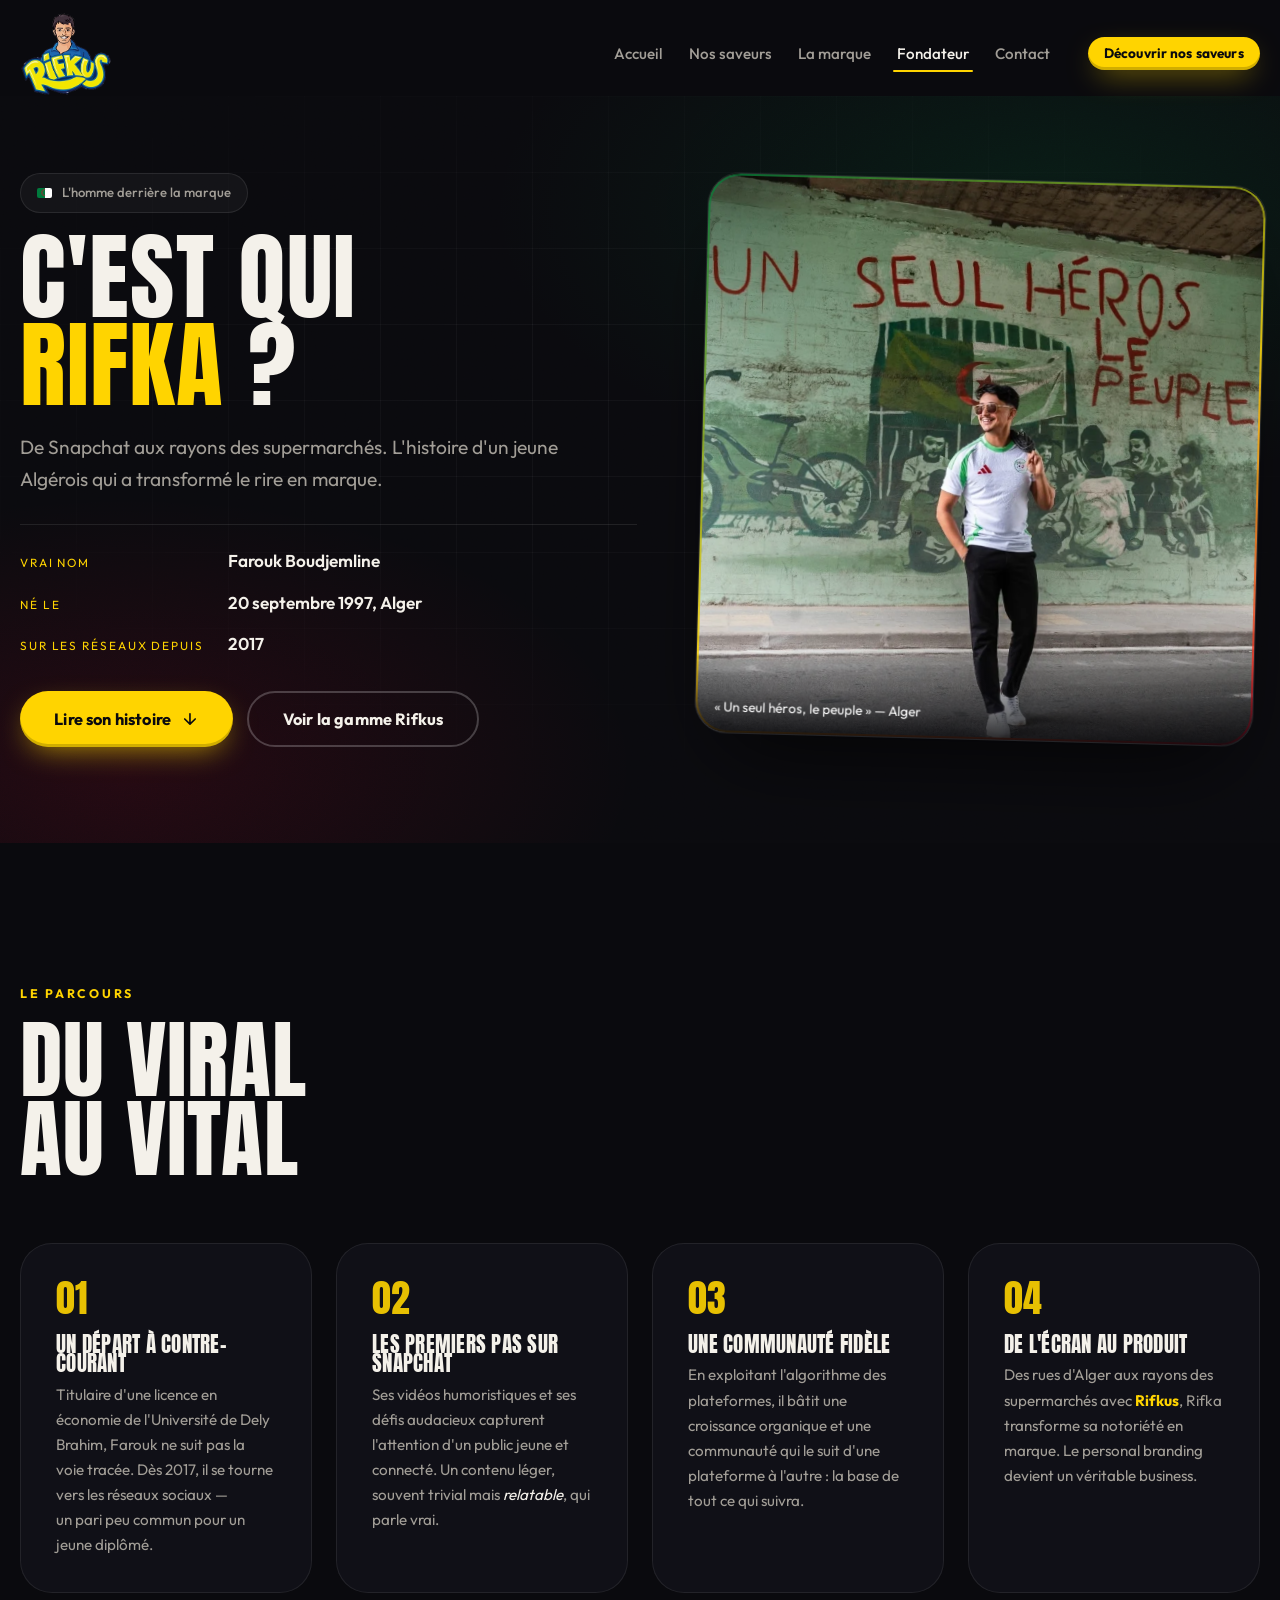
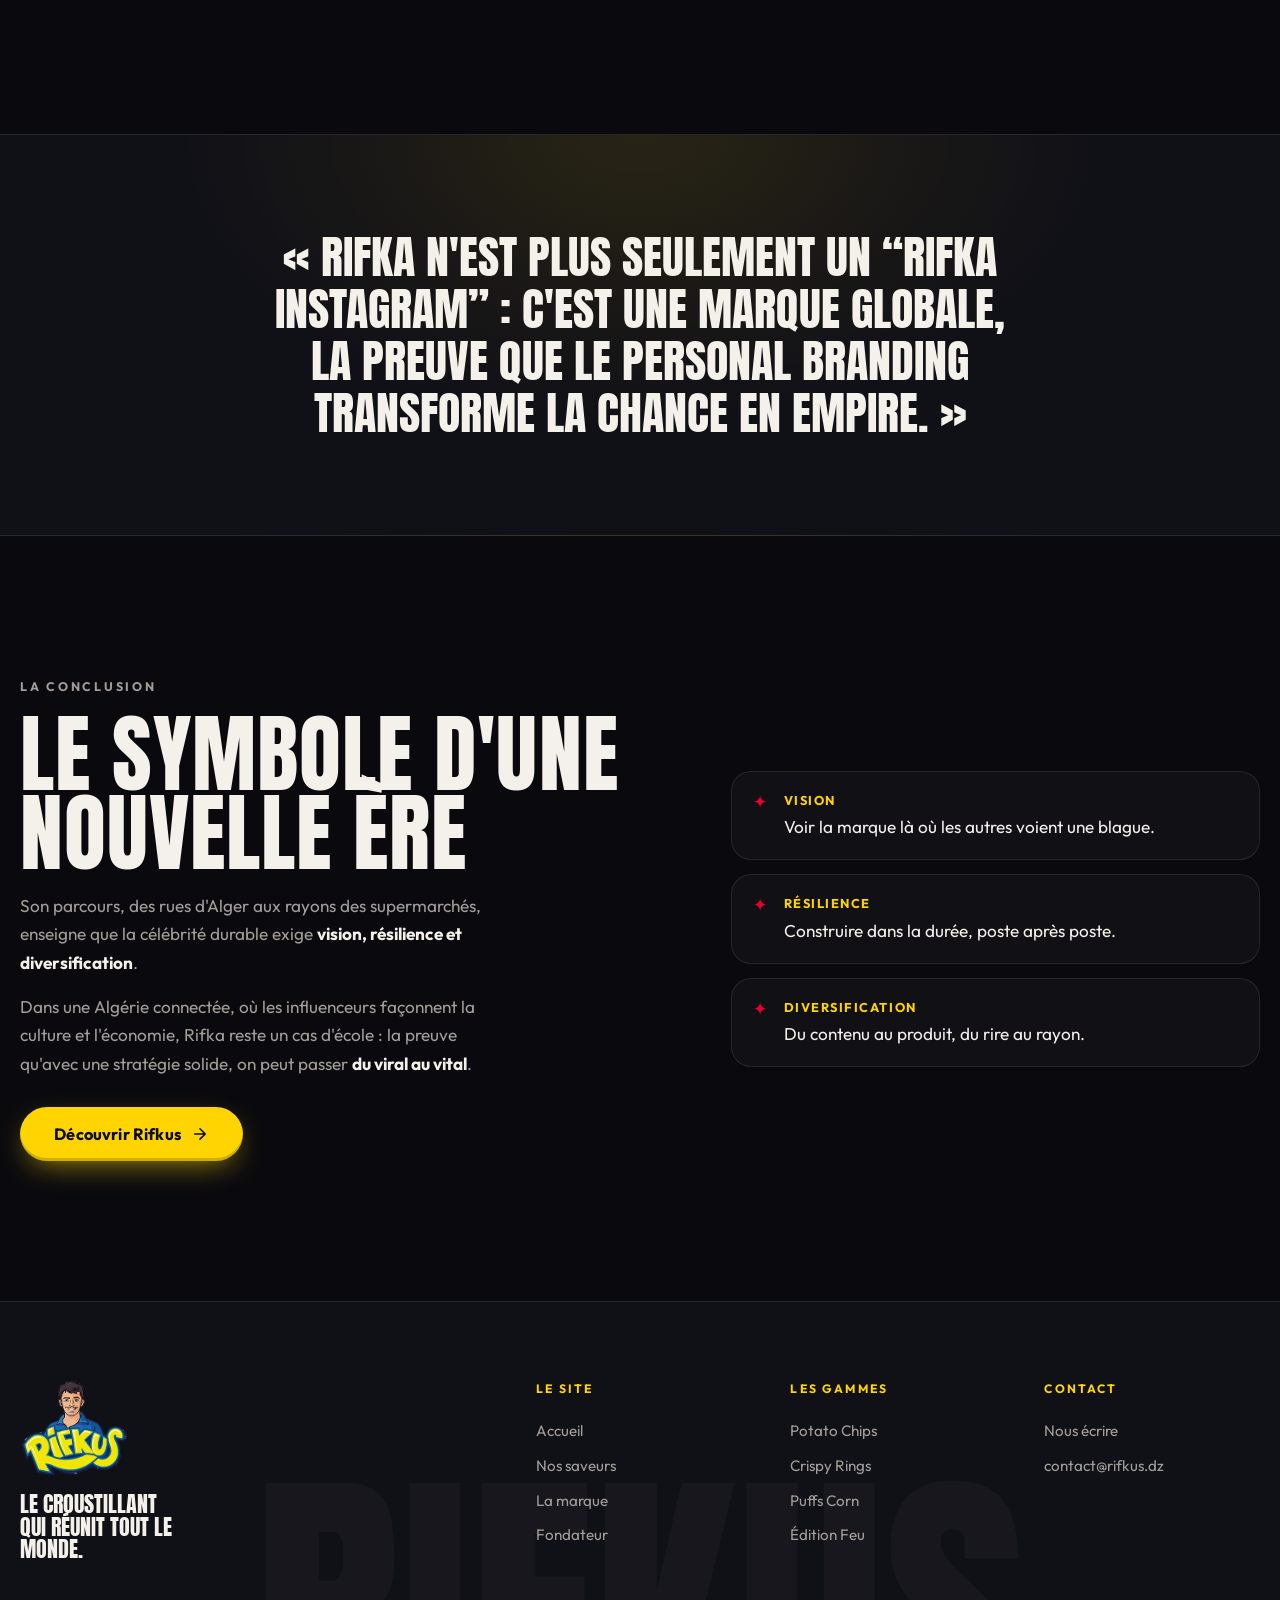
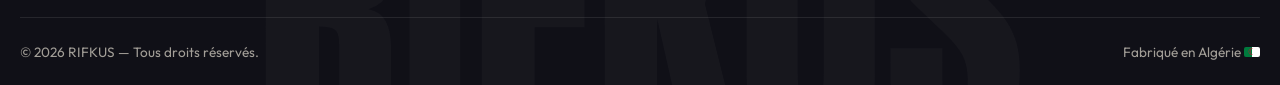
<file: rifka.html>
<!DOCTYPE html>
<html lang="fr">
<head>
<meta charset="utf-8">
<meta name="viewport" content="width=device-width, initial-scale=1, viewport-fit=cover">
<title>Rifka — Le fondateur de RIFKUS</title>
<meta name="description" content="Farouk Boudjemline, alias Rifka : de Snapchat aux rayons des supermarchés avec RIFKUS. L'histoire du créateur derrière la marque.">
<meta name="theme-color" content="#0B0B0F">

<meta property="og:type" content="profile">
<meta property="og:site_name" content="RIFKUS">
<meta property="og:title" content="Rifka — Le fondateur de RIFKUS">
<meta property="og:description" content="De Snapchat aux rayons des supermarchés avec RIFKUS. L'histoire de Farouk Boudjemline, alias Rifka.">
<meta property="og:image" content="assets/img/kv/rifka-portrait.webp">
<meta property="og:locale" content="fr_DZ">

<link rel="icon" href="assets/img/favicon.svg" type="image/svg+xml">
<link rel="apple-touch-icon" href="assets/img/logo-rifkus.webp">

<link rel="preconnect" href="https://fonts.googleapis.com">
<link rel="preconnect" href="https://fonts.gstatic.com" crossorigin>
<link rel="preload" as="image" href="assets/img/kv/rifka-portrait.webp" fetchpriority="high">
<link href="https://fonts.googleapis.com/css2?family=Anton&family=Outfit:wght@300;400;500;600;700;800&display=swap" rel="stylesheet">

<link rel="stylesheet" href="assets/css/base.css">
<link rel="stylesheet" href="assets/css/layout.css">
<link rel="stylesheet" href="assets/css/sections.css">
<link rel="stylesheet" href="assets/css/rifka.css">

<script type="application/ld+json">
{
  "@context": "https://schema.org",
  "@type": "Person",
  "name": "Farouk Boudjemline",
  "alternateName": "Rifka",
  "birthDate": "1997-09-20",
  "birthPlace": "Alger, Algérie",
  "nationality": "DZ",
  "jobTitle": "Créateur de contenu et fondateur de RIFKUS",
  "alumniOf": "Université de Dely Brahim",
  "image": "assets/img/kv/rifka-portrait.webp"
}
</script>
</head>

<body class="page-rifka">

<a class="skip-link" href="#bio">Aller au contenu</a>

<!-- ══════════════════════════════ NAVBAR ══════════════════════════════ -->
<header class="nav is-stuck" id="nav">
  <div class="nav__inner shell">
    <a class="nav__brand" href="index.html" aria-label="RIFKUS — accueil">
      <img src="assets/img/logo-rifkus.webp" alt="RIFKUS" width="249" height="226">
    </a>

    <nav class="nav__links" id="navLinks" aria-label="Navigation principale">
      <a href="index.html" class="nav__link">Accueil</a>
      <a href="index.html#saveurs" class="nav__link">Nos saveurs</a>
      <a href="index.html#marque" class="nav__link">La marque</a>
      <a href="rifka.html" class="nav__link is-active">Fondateur</a>
      <a href="index.html#contact" class="nav__link">Contact</a>
      <a href="index.html#saveurs" class="btn btn--primary btn--sm nav__cta">Découvrir nos saveurs</a>
    </nav>

    <button class="nav__burger" id="navBurger" aria-label="Ouvrir le menu" aria-expanded="false" aria-controls="navLinks">
      <span></span><span></span><span></span>
    </button>
  </div>
</header>

<main>

<!-- ═══════════════════════════════ HERO ═══════════════════════════════ -->
<section class="rifka-hero" id="accueil">
  <div class="hero__glow" aria-hidden="true"></div>
  <div class="hero__grid-lines" aria-hidden="true"></div>

  <div class="shell rifka-hero__inner">
    <div class="rifka-hero__copy">
      <p class="rifka-hero__eyebrow anim" data-anim="up">
        <span class="flag" aria-hidden="true"></span> L'homme derrière la marque
      </p>
      <h1 class="rifka-hero__title anim" data-anim="chars" data-delay="60">
        C'est qui<br><em>Rifka</em>&nbsp;?
      </h1>
      <p class="rifka-hero__sub anim" data-anim="up" data-delay="380">
        De Snapchat aux rayons des supermarchés. L'histoire d'un jeune Algérois
        qui a transformé le rire en marque.
      </p>
      <dl class="rifka-facts anim" data-anim="up" data-delay="460">
        <div><dt>Vrai nom</dt><dd>Farouk Boudjemline</dd></div>
        <div><dt>Né le</dt><dd>20 septembre 1997, Alger</dd></div>
        <div><dt>Sur les réseaux depuis</dt><dd>2017</dd></div>
      </dl>
      <div class="rifka-hero__actions anim" data-anim="up" data-delay="540">
        <a href="#bio" class="btn btn--primary btn--lg magnetic">
          Lire son histoire
          <svg viewBox="0 0 24 24" aria-hidden="true"><path d="M12 5v13M5 12l7 7 7-7"/></svg>
        </a>
        <a href="index.html#saveurs" class="btn btn--ghost btn--lg">Voir la gamme Rifkus</a>
      </div>
    </div>

    <figure class="rifka-hero__photo anim" data-anim="card" data-delay="200">
      <img src="assets/img/kv/rifka-portrait.webp"
           alt="Rifka devant la fresque « Un seul héros, le peuple » à Alger"
           width="814" height="817" fetchpriority="high">
      <figcaption>« Un seul héros, le peuple » — Alger</figcaption>
    </figure>
  </div>
</section>

<!-- ═════════════════════════════ BIOGRAPHIE ═════════════════════════════ -->
<section class="rifka-bio section" id="bio">
  <div class="shell">
    <header class="section__head">
      <p class="section__kicker anim" data-anim="up">Le parcours</p>
      <h2 class="section__title anim" data-anim="words">Du viral<br>au vital</h2>
    </header>

    <div class="rifka-bio__grid">
      <article class="rifka-step anim" data-anim="card">
        <span class="rifka-step__num" aria-hidden="true">01</span>
        <h3>Un départ à contre-courant</h3>
        <p>
          Titulaire d'une licence en économie de l'Université de Dely Brahim,
          Farouk ne suit pas la voie tracée. Dès 2017, il se tourne vers les
          réseaux sociaux&nbsp;— un pari peu commun pour un jeune diplômé.
        </p>
      </article>

      <article class="rifka-step anim" data-anim="card" data-delay="90">
        <span class="rifka-step__num" aria-hidden="true">02</span>
        <h3>Les premiers pas sur Snapchat</h3>
        <p>
          Ses vidéos humoristiques et ses défis audacieux capturent l'attention
          d'un public jeune et connecté. Un contenu léger, souvent trivial mais
          <em>relatable</em>, qui parle vrai.
        </p>
      </article>

      <article class="rifka-step anim" data-anim="card" data-delay="180">
        <span class="rifka-step__num" aria-hidden="true">03</span>
        <h3>Une communauté fidèle</h3>
        <p>
          En exploitant l'algorithme des plateformes, il bâtit une croissance
          organique et une communauté qui le suit d'une plateforme à l'autre&nbsp;:
          la base de tout ce qui suivra.
        </p>
      </article>

      <article class="rifka-step anim" data-anim="card" data-delay="270">
        <span class="rifka-step__num" aria-hidden="true">04</span>
        <h3>De l'écran au produit</h3>
        <p>
          Des rues d'Alger aux rayons des supermarchés avec <strong>Rifkus</strong>,
          Rifka transforme sa notoriété en marque. Le personal branding devient
          un véritable business.
        </p>
      </article>
    </div>
  </div>
</section>

<!-- ══════════════════════════════ CITATION ══════════════════════════════ -->
<section class="rifka-quote">
  <div class="shell">
    <blockquote class="anim" data-anim="up">
      « Rifka n'est plus seulement un “Rifka Instagram”&nbsp;: c'est une marque
      globale, la preuve que le personal branding transforme la chance en empire. »
    </blockquote>
  </div>
</section>

<!-- ═══════════════════════════════ SYMBOLE ═══════════════════════════════ -->
<section class="rifka-symbole section">
  <div class="shell rifka-symbole__inner">
    <div class="rifka-symbole__text anim" data-anim="up">
      <p class="section__kicker">La conclusion</p>
      <h2 class="section__title">Le symbole d'une<br>nouvelle ère</h2>
      <p>
        Son parcours, des rues d'Alger aux rayons des supermarchés, enseigne
        que la célébrité durable exige <strong>vision, résilience et
        diversification</strong>.
      </p>
      <p>
        Dans une Algérie connectée, où les influenceurs façonnent la culture et
        l'économie, Rifka reste un cas d'école&nbsp;: la preuve qu'avec une
        stratégie solide, on peut passer <strong>du viral au vital</strong>.
      </p>
      <a href="index.html#saveurs" class="btn btn--primary btn--lg magnetic">
        Découvrir Rifkus
        <svg viewBox="0 0 24 24" aria-hidden="true"><path d="M5 12h13M12 5l7 7-7 7"/></svg>
      </a>
    </div>

    <ul class="rifka-values anim" data-anim="card" data-delay="120">
      <li><span aria-hidden="true">✦</span><div><strong>Vision</strong>Voir la marque là où les autres voient une blague.</div></li>
      <li><span aria-hidden="true">✦</span><div><strong>Résilience</strong>Construire dans la durée, poste après poste.</div></li>
      <li><span aria-hidden="true">✦</span><div><strong>Diversification</strong>Du contenu au produit, du rire au rayon.</div></li>
    </ul>
  </div>
</section>

</main>

<!-- ═══════════════════════════════ FOOTER ═══════════════════════════════ -->
<footer class="footer">
  <div class="shell footer__inner">
    <div class="footer__brand">
      <img src="assets/img/logo-rifkus.webp" alt="RIFKUS" width="249" height="226" loading="lazy">
      <p>Le croustillant qui réunit tout le monde.</p>
    </div>
    <nav class="footer__nav" aria-label="Pied de page">
      <div>
        <h4>Le site</h4>
        <a href="index.html">Accueil</a>
        <a href="index.html#saveurs">Nos saveurs</a>
        <a href="index.html#marque">La marque</a>
        <a href="rifka.html">Fondateur</a>
      </div>
      <div>
        <h4>Les gammes</h4>
        <a href="index.html#saveurs">Potato Chips</a>
        <a href="index.html#saveurs">Crispy Rings</a>
        <a href="index.html#saveurs">Puffs Corn</a>
        <a href="index.html#saveurs">Édition Feu</a>
      </div>
      <div>
        <h4>Contact</h4>
        <a href="index.html#contact">Nous écrire</a>
        <a href="mailto:contact@rifkus.dz">contact@rifkus.dz</a>
      </div>
    </nav>
  </div>
  <div class="shell footer__bottom">
    <p>© <span id="year">2026</span> RIFKUS — Tous droits réservés.</p>
    <p class="footer__made">Fabriqué en Algérie <span class="flag" aria-hidden="true"></span></p>
  </div>
</footer>

<script src="assets/js/ui.js"></script>
<script src="assets/js/nav.js"></script>
<script src="assets/js/rifka.js"></script>
</body>
</html>
</file>
<file: assets/css/base.css>
/* ═══════════════════════════════════════════════════════════════════════
   RIFKUS — base
   Jetons de design, remise à zéro, typographie, boutons, utilitaires.
   ═══════════════════════════════════════════════════════════════════════ */

:root {
  /* — couleurs de marque, relevées sur le packaging — */
  --yellow:      #FFD400;
  --yellow-soft: #FFE86B;
  --blue:        #0F5FD1;
  --blue-deep:   #062E6B;
  --red:         #E4032E;

  /* — neutres — */
  --ink:         #0A0A0E;
  --ink-2:       #101017;
  --ink-3:       #17171F;
  --cream:       #FFF6E7;
  --cream-2:     #F6E9D4;
  --white:       #FFFFFF;

  /* — sémantique (mode sombre par défaut) — */
  --bg:          var(--ink);
  --surface:     var(--ink-2);
  --text:        #F4F1EA;
  --text-dim:    #A29E97;
  --line:        rgb(255 255 255 / .09);

  /* — rythme — */
  --shell:       1240px;
  --gap:         clamp(1rem, 2.4vw, 1.75rem);
  --section-y:   clamp(4.5rem, 11vw, 9rem);
  --r-sm:        12px;
  --r-md:        20px;
  --r-lg:        32px;
  --r-xl:        44px;

  /* — mouvement — */
  --ease:        cubic-bezier(.22, 1, .36, 1);
  --ease-out:    cubic-bezier(.16, 1, .3, 1);
  --dur:         .55s;

  /* — élévation — */
  --shadow-sm:   0 2px 8px rgb(0 0 0 / .25);
  --shadow-md:   0 18px 40px -18px rgb(0 0 0 / .65);
  --shadow-lg:   0 40px 90px -30px rgb(0 0 0 / .8);

  /* grain, réutilisé en superposition sur les grands aplats */
  --noise: url("data:image/svg+xml,%3Csvg xmlns='http://www.w3.org/2000/svg' width='180' height='180'%3E%3Cfilter id='n'%3E%3CfeTurbulence type='fractalNoise' baseFrequency='.85' numOctaves='3' stitchTiles='stitch'/%3E%3C/filter%3E%3Crect width='100%25' height='100%25' filter='url(%23n)' opacity='.35'/%3E%3C/svg%3E");
}

/* ─────────────────────────── remise à zéro ─────────────────────────── */

*, *::before, *::after { box-sizing: border-box; }

* { margin: 0; }

html {
  -webkit-text-size-adjust: 100%;
  scroll-behavior: smooth;
  scroll-padding-top: 88px;
  /* le bandeau incliné déborde volontairement : on rogne sans créer de
     conteneur de défilement (contrairement à `hidden`) */
  overflow-x: clip;
}

body {
  background: var(--bg);
  color: var(--text);
  font: 400 clamp(1rem, .96rem + .2vw, 1.075rem)/1.65 'Outfit', system-ui, -apple-system, 'Segoe UI', Roboto, sans-serif;
  -webkit-font-smoothing: antialiased;
  text-rendering: optimizeLegibility;
  /* `clip` et non `hidden` : `hidden` ferait du body un conteneur de
     défilement, ce qui casserait `position: sticky` sur ses descendants */
  overflow-x: clip;
}

body.is-locked { overflow: hidden; }

img, svg, video, canvas { display: block; max-width: 100%; }
img { height: auto; }

/* indispensable : sans cela un `display:grid/flex` défini plus bas écrase la
   règle navigateur `[hidden] { display:none }` et l'élément reste affiché */
[hidden] { display: none !important; }

button, input, select, textarea { font: inherit; color: inherit; }
button { background: none; border: 0; cursor: pointer; }

a { color: inherit; text-decoration: none; }

ul, ol { list-style: none; padding: 0; }

:focus-visible {
  outline: 3px solid var(--yellow);
  outline-offset: 3px;
  border-radius: 4px;
}

::selection { background: var(--yellow); color: var(--ink); }

/* ───────────────────────────── typographie ───────────────────────────── */

.display,
h1, h2, h3,
.section__title,
.hero__title {
  font-family: 'Anton', 'Arial Narrow', 'Haettenschweiler', Impact, sans-serif;
  font-weight: 400;
  line-height: .92;
  letter-spacing: .012em;
  text-transform: uppercase;
}

h4 { font-family: 'Outfit', sans-serif; }

/* ───────────────────────────── enveloppe ───────────────────────────── */

.shell {
  width: min(100% - 2.5rem, var(--shell));
  margin-inline: auto;
}

.section { padding-block: var(--section-y); position: relative; }

.section__head { max-width: 46rem; margin-bottom: clamp(2.5rem, 5vw, 4rem); }
.section__head--center { margin-inline: auto; text-align: center; }

.section__kicker {
  font-size: .78rem;
  font-weight: 700;
  letter-spacing: .22em;
  text-transform: uppercase;
  color: var(--yellow);
  margin-bottom: 1rem;
}

.section__title {
  font-size: clamp(2.6rem, 7.4vw, 5.4rem);
  margin-bottom: 1.1rem;
}

.section__lead {
  color: var(--text-dim);
  font-size: clamp(1.02rem, 1vw + .7rem, 1.2rem);
  max-width: 40rem;
}
.section__head--center .section__lead { margin-inline: auto; }

/* ─────────────────────────────── boutons ─────────────────────────────── */

.btn {
  --btn-bg: var(--yellow);
  --btn-fg: var(--ink);
  position: relative;
  display: inline-flex;
  align-items: center;
  justify-content: center;
  gap: .6em;
  padding: .95em 1.7em;
  border-radius: 999px;
  background: var(--btn-bg);
  color: var(--btn-fg);
  font-weight: 700;
  font-size: .95rem;
  letter-spacing: .01em;
  line-height: 1;
  white-space: nowrap;
  isolation: isolate;
  overflow: hidden;
  transition: transform .35s var(--ease), box-shadow .35s var(--ease), color .3s;
}

.btn svg {
  width: 1.1em; height: 1.1em;
  fill: none; stroke: currentColor; stroke-width: 2.2;
  stroke-linecap: round; stroke-linejoin: round;
  transition: transform .35s var(--ease);
}

/* voile qui balaie le bouton au survol */
.btn::before {
  content: '';
  position: absolute;
  inset: 0;
  z-index: -1;
  background: linear-gradient(100deg, transparent 20%, rgb(255 255 255 / .55) 50%, transparent 80%);
  transform: translateX(-120%);
  transition: transform .7s var(--ease);
}

.btn:hover { transform: translateY(-2px); }
.btn:hover::before { transform: translateX(120%); }
.btn:hover svg { transform: translateX(4px); }
.btn:active { transform: translateY(0) scale(.98); }

.btn--primary {
  box-shadow: 0 10px 30px -10px rgb(255 212 0 / .7), inset 0 -3px 0 rgb(0 0 0 / .18);
}
.btn--primary:hover { box-shadow: 0 18px 44px -12px rgb(255 212 0 / .85), inset 0 -3px 0 rgb(0 0 0 / .18); }

.btn--ghost {
  --btn-bg: transparent;
  --btn-fg: var(--text);
  border: 2px solid rgb(255 255 255 / .22);
  backdrop-filter: blur(6px);
}
.btn--ghost:hover { border-color: var(--yellow); color: var(--yellow); }
.btn--ghost::before { display: none; }

.btn--sm { padding: .7em 1.2em; font-size: .85rem; }
.btn--lg { padding: 1.1em 2.1em; font-size: 1.02rem; }

/* ────────────────────── animations d'apparition ────────────────────── */

.anim { opacity: 0; will-change: transform, opacity; }

.anim[data-anim='up']   { transform: translateY(28px); }
.anim[data-anim='card'] { transform: translateY(40px) scale(.97); }
/* sachet miniature qui grandit jusqu'à sa taille normale à l'entrée dans l'écran */
.anim[data-anim='pop']  { transform: translateY(50px) scale(.3) rotate(var(--rot, 0deg)); }

.anim.is-in {
  opacity: 1;
  transform: none;
  transition:
    opacity .75s var(--ease-out) var(--d, 0ms),
    transform .95s var(--ease-out) var(--d, 0ms);
}

/* Sur téléphone, ces `scale` donnent l'impression que la page grossit d'un
   cran à chaque fois qu'on fait défiler — ça se lit comme un bug, pas comme
   une animation. On garde le fondu et un léger glissement, on retire tout
   changement d'échelle : la page reste à sa taille pendant tout le scroll. */
@media (max-width: 640px) {
  .anim[data-anim='up']   { transform: translateY(16px); }
  .anim[data-anim='card'] { transform: translateY(20px); }
  .anim[data-anim='pop']  { transform: translateY(24px) rotate(var(--rot, 0deg)); }
}

/* headline découpée en mots / lettres par ui.js */
.anim[data-anim='words'],
.anim[data-anim='chars'] { opacity: 1; }

/* Un `.split` enveloppe un mot entier. Le rembourrage vertical (compensé par
   une marge négative) agrandit la zone de découpe sans bouger la mise en page :
   sans lui, `overflow:hidden` rognerait les accents (RÉUNIT -> REUNIT). */
.split {
  display: inline-block;
  overflow: hidden;
  vertical-align: top;
  padding-block: .22em;
  margin-block: -.22em;
}
.split > i {
  display: inline-block;
  font-style: inherit;
  transform: translateY(140%);
  opacity: 0;
}
.is-in .split > i {
  transform: none;
  opacity: 1;
  transition: transform .85s var(--ease-out) var(--d, 0ms), opacity .5s linear var(--d, 0ms);
}

/* flottement des sachets */
@keyframes float {
  0%, 100% { transform: translate3d(0, 0, 0) rotate(var(--rot, 0deg)); }
  50%      { transform: translate3d(0, -22px, 0) rotate(calc(var(--rot, 0deg) + 2.5deg)); }
}
.float { animation: float var(--float-dur, 7s) ease-in-out var(--float-delay, 0s) infinite; }

/* ───────────────────────────── utilitaires ───────────────────────────── */

.skip-link {
  position: fixed;
  top: .75rem; left: .75rem;
  z-index: 200;
  padding: .7rem 1.1rem;
  background: var(--yellow);
  color: var(--ink);
  font-weight: 700;
  border-radius: 999px;
  transform: translateY(-160%);
  transition: transform .3s var(--ease);
}
.skip-link:focus-visible { transform: none; }

.flag {
  display: inline-block;
  width: 1.15em; height: .78em;
  border-radius: 2px;
  background: linear-gradient(90deg, #007A3D 50%, #fff 50%);
  position: relative;
  vertical-align: -.05em;
}
.flag::after {
  content: '☾';
  position: absolute;
  inset: 0;
  display: grid;
  place-items: center;
  color: var(--red);
  font-size: .7em;
  line-height: 1;
}

.count { font-variant-numeric: tabular-nums; }

/* ───────────────────── préférence : moins d'animation ───────────────────── */

@media (prefers-reduced-motion: reduce) {
  html { scroll-behavior: auto; }
  *, *::before, *::after {
    animation-duration: .001ms !important;
    animation-iteration-count: 1 !important;
    transition-duration: .001ms !important;
  }
  .anim { opacity: 1 !important; transform: none !important; }
  .split > i { transform: none !important; opacity: 1 !important; }
}
</file>
<file: assets/css/layout.css>
/* ═══════════════════════════════════════════════════════════════════════
   RIFKUS — layout
   Écran d'ouverture, navbar, bandeau défilant, footer, fiche produit.
   ═══════════════════════════════════════════════════════════════════════ */

/* ═════════════════════════ ÉCRAN D'OUVERTURE ═════════════════════════ */

.preloader {
  position: fixed;
  inset: 0;
  z-index: 300;
  display: grid;
  place-items: center;
  background: var(--ink);
  transition: opacity .6s var(--ease), visibility .6s;
}
.preloader::after {
  content: '';
  position: absolute;
  inset: 0;
  background:
    radial-gradient(60% 50% at 50% 45%, rgb(255 212 0 / .16), transparent 70%),
    var(--noise);
  background-blend-mode: normal, overlay;
  pointer-events: none;
}

.preloader__inner { display: grid; justify-items: center; gap: 1.5rem; position: relative; z-index: 1; }

.preloader__logo {
  width: clamp(120px, 26vw, 168px);
  animation: preLogo 1s var(--ease) both;
}
@keyframes preLogo {
  from { opacity: 0; transform: scale(.72) translateY(14px); }
  to   { opacity: 1; transform: none; }
}

.preloader__word {
  display: flex;
  gap: .04em;
  font-family: 'Anton', Impact, sans-serif;
  font-size: clamp(.9rem, 3.2vw, 1.35rem);
  letter-spacing: .34em;
  text-transform: uppercase;
  color: var(--yellow);
  padding-left: .34em;
}
.preloader__word span {
  animation: preLetter .7s var(--ease-out) both;
  animation-delay: calc(.24s + var(--i, 0) * .045s);
}
@keyframes preLetter {
  from { opacity: 0; transform: translateY(90%) rotate(8deg); }
  to   { opacity: 1; transform: none; }
}

.preloader__bar {
  width: min(220px, 46vw);
  height: 3px;
  border-radius: 999px;
  background: rgb(255 255 255 / .12);
  overflow: hidden;
}
.preloader__bar i {
  display: block;
  height: 100%;
  width: 100%;
  border-radius: inherit;
  background: linear-gradient(90deg, var(--yellow), var(--red));
  transform-origin: left;
  animation: preBar 1.35s var(--ease-out) .1s both;
}
@keyframes preBar { from { transform: scaleX(0); } to { transform: scaleX(1); } }

body.is-ready .preloader { opacity: 0; visibility: hidden; }

/* le contenu attend la fin de l'ouverture */
body.is-loading main,
body.is-loading .nav { opacity: 0; }
body.is-ready main,
body.is-ready .nav { opacity: 1; transition: opacity .5s var(--ease) .1s; }

/* les entrées du hero sont des animations CSS : on les met en pause tant
   que l'écran d'ouverture est affiché, sinon elles se jouent dans le vide */
body.is-loading main,
body.is-loading main *::before,
body.is-loading main *::after,
body.is-loading main * { animation-play-state: paused !important; }

/* ══════════════════════════════ NAVBAR ══════════════════════════════ */

.nav {
  position: fixed;
  inset: 0 0 auto;
  z-index: 120;
  transition: background .4s var(--ease), backdrop-filter .4s, box-shadow .4s, border-color .4s;
  border-bottom: 1px solid transparent;
}

.nav.is-stuck {
  /* assez opaque pour rester lisible au-dessus des sections crème */
  background: rgb(10 10 14 / .82);
  backdrop-filter: blur(18px) saturate(160%);
  -webkit-backdrop-filter: blur(18px) saturate(160%);
  border-bottom-color: var(--line);
  box-shadow: 0 12px 40px -24px rgb(0 0 0 / .9);
}

.nav__inner {
  display: flex;
  align-items: center;
  justify-content: space-between;
  gap: 1.5rem;
  padding-block: .75rem;
}

.nav__brand {
  position: relative;
  z-index: 2;   /* reste visible par-dessus le panneau du menu mobile */
}
.nav__brand img {
  width: clamp(74px, 8vw, 92px);
  transition: transform .4s var(--ease);
}
.nav__brand:hover img { transform: scale(1.06) rotate(-2deg); }

.nav__links {
  display: flex;
  align-items: center;
  gap: clamp(.35rem, 1.4vw, 1.4rem);
}

.nav__link {
  position: relative;
  padding: .55rem .25rem;
  font-size: .95rem;
  font-weight: 500;
  color: var(--text-dim);
  transition: color .3s;
}
.nav__link::after {
  content: '';
  position: absolute;
  left: 0; right: 0; bottom: .18rem;
  height: 2px;
  border-radius: 2px;
  background: var(--yellow);
  transform: scaleX(0);
  transform-origin: right;
  transition: transform .4s var(--ease);
}
.nav__link:hover, .nav__link.is-active { color: var(--text); }
.nav__link:hover::after, .nav__link.is-active::after { transform: scaleX(1); transform-origin: left; }

.nav__cta { margin-left: clamp(.4rem, 1.5vw, 1rem); }

.nav__burger {
  display: none;
  position: relative;
  z-index: 2;
  width: 44px; height: 44px;
  border-radius: 12px;
  border: 1px solid var(--line);
  background: rgb(255 255 255 / .04);
  padding: 12px 11px;
  flex-direction: column;
  justify-content: space-between;
}
.nav__burger span {
  display: block;
  height: 2px;
  border-radius: 2px;
  background: var(--text);
  transition: transform .35s var(--ease), opacity .25s;
  transform-origin: center;
}
.nav__burger[aria-expanded='true'] span:nth-child(1) { transform: translateY(9px) rotate(45deg); }
.nav__burger[aria-expanded='true'] span:nth-child(2) { opacity: 0; transform: scaleX(.3); }
.nav__burger[aria-expanded='true'] span:nth-child(3) { transform: translateY(-9px) rotate(-45deg); }

@media (max-width: 900px) {
  .nav__burger { display: flex; }

  .nav__links {
    position: fixed;
    inset: 0 0 auto;
    z-index: 1;
    padding: 6rem 1.5rem 2.5rem;
    flex-direction: column;
    align-items: stretch;
    gap: .25rem;
    background: rgb(10 10 14 / .96);
    backdrop-filter: blur(20px);
    -webkit-backdrop-filter: blur(20px);
    border-bottom: 1px solid var(--line);
    border-radius: 0 0 var(--r-lg) var(--r-lg);
    transform: translateY(-102%);
    visibility: hidden;
    transition: transform .5s var(--ease), visibility .5s;
  }
  .nav__links.is-open { transform: none; visibility: visible; }

  .nav__link {
    font-family: 'Anton', Impact, sans-serif;
    font-size: 1.9rem;
    text-transform: uppercase;
    letter-spacing: .01em;
    padding: .5rem 0;
    color: var(--text);
    opacity: 0;
    transform: translateY(18px);
  }
  .nav__links.is-open .nav__link {
    opacity: 1; transform: none;
    transition: opacity .4s var(--ease) calc(.08s + var(--i, 0) * .05s),
                transform .5s var(--ease) calc(.08s + var(--i, 0) * .05s);
  }
  .nav__link::after { display: none; }
  .nav__link.is-active { color: var(--yellow); }

  .nav__cta { margin: 1.2rem 0 0; justify-content: center; }
  .nav__links.is-open .nav__cta { opacity: 1; transform: none; transition-delay: .38s; }
  .nav__cta { opacity: 0; transform: translateY(18px); }
}

/* ══════════════════════════════ FOOTER ══════════════════════════════ */

.footer {
  position: relative;
  background: var(--ink-2);
  border-top: 1px solid var(--line);
  padding-top: clamp(3rem, 6vw, 5rem);
  overflow: hidden;
}
.footer::before {
  content: 'RIFKUS';
  position: absolute;
  left: 50%; bottom: -.18em;
  transform: translateX(-50%);
  font-family: 'Anton', Impact, sans-serif;
  font-size: clamp(6rem, 24vw, 20rem);
  line-height: .8;
  color: rgb(255 255 255 / .028);
  pointer-events: none;
  user-select: none;
  white-space: nowrap;
}

.footer__inner {
  position: relative;
  display: grid;
  grid-template-columns: minmax(0, 1fr) minmax(0, 1.6fr);
  gap: clamp(2rem, 5vw, 4rem);
  padding-bottom: clamp(2.5rem, 5vw, 3.5rem);
}

.footer__brand img { width: 108px; margin-bottom: 1rem; }
.footer__brand p {
  font-family: 'Anton', Impact, sans-serif;
  font-size: 1.35rem;
  line-height: 1.05;
  text-transform: uppercase;
  max-width: 14ch;
}

.footer__nav {
  display: grid;
  grid-template-columns: repeat(auto-fit, minmax(150px, 1fr));
  gap: clamp(1.5rem, 3vw, 2.5rem);
}
.footer__nav h4 {
  font-size: .76rem;
  font-weight: 700;
  letter-spacing: .18em;
  text-transform: uppercase;
  color: var(--yellow);
  margin-bottom: .9rem;
}
.footer__nav a {
  display: block;
  padding: .3rem 0;
  color: var(--text-dim);
  font-size: .95rem;
  transition: color .25s, transform .25s var(--ease);
}
.footer__nav a:hover { color: var(--text); transform: translateX(4px); }

.footer__bottom {
  position: relative;
  display: flex;
  flex-wrap: wrap;
  gap: 1rem;
  justify-content: space-between;
  padding-block: 1.4rem;
  border-top: 1px solid var(--line);
  font-size: .85rem;
  color: var(--text-dim);
}

@media (max-width: 760px) {
  .footer__inner { grid-template-columns: 1fr; }
}

/* ═══════════════════════ MODALE — FICHE PRODUIT ═══════════════════════ */

.modal {
  position: fixed;
  inset: 0;
  z-index: 200;
  display: grid;
  place-items: center;
  padding: clamp(1rem, 4vw, 2.5rem);
}
.modal[hidden] { display: none; }

.modal__backdrop {
  position: absolute;
  inset: 0;
  background: rgb(5 5 8 / .78);
  backdrop-filter: blur(10px);
  -webkit-backdrop-filter: blur(10px);
  opacity: 0;
  transition: opacity .4s var(--ease);
}
.modal.is-open .modal__backdrop { opacity: 1; }

.modal__panel {
  position: relative;
  display: grid;
  grid-template-columns: minmax(0, .85fr) minmax(0, 1fr);
  align-items: center;
  gap: clamp(1rem, 3vw, 2.5rem);
  width: min(100%, 900px);
  max-height: min(88svh, 720px);
  overflow: auto;
  padding: clamp(1.5rem, 4vw, 2.75rem);
  border-radius: var(--r-lg);
  border: 1px solid rgb(255 255 255 / .1);
  background:
    radial-gradient(120% 90% at 15% 0%, color-mix(in srgb, var(--f, var(--yellow)) 30%, transparent), transparent 60%),
    var(--ink-2);
  box-shadow: var(--shadow-lg);
  opacity: 0;
  transform: translateY(24px) scale(.96);
  transition: opacity .45s var(--ease), transform .55s var(--ease);
}
.modal.is-open .modal__panel { opacity: 1; transform: none; }

.modal__close {
  position: absolute;
  top: .9rem; right: .9rem;
  z-index: 3;
  width: 42px; height: 42px;
  display: grid;
  place-items: center;
  border-radius: 50%;
  border: 1px solid var(--line);
  background: rgb(255 255 255 / .07);
  transition: background .25s, transform .3s var(--ease);
}
.modal__close:hover { background: var(--yellow); color: var(--ink); transform: rotate(90deg); }
.modal__close svg {
  width: 18px; height: 18px;
  fill: none; stroke: currentColor; stroke-width: 2.4; stroke-linecap: round;
}

.modal__media { position: relative; display: grid; place-items: center; padding: 1rem; }
.modal__media img {
  position: relative;
  width: min(100%, 260px);
  height: auto;
  filter: drop-shadow(0 30px 45px rgb(0 0 0 / .6));
  animation: modalPack .8s var(--ease-out) both;
}
@keyframes modalPack {
  from { opacity: 0; transform: translateY(26px) rotate(-6deg) scale(.9); }
  to   { opacity: 1; transform: none; }
}
.modal__halo {
  position: absolute;
  inset: 8%;
  border-radius: 50%;
  background: radial-gradient(circle, color-mix(in srgb, var(--f, var(--yellow)) 55%, transparent), transparent 68%);
  filter: blur(26px);
}

.modal__range {
  font-size: .74rem;
  font-weight: 700;
  letter-spacing: .2em;
  text-transform: uppercase;
  color: var(--f, var(--yellow));
  margin-bottom: .6rem;
}
.modal__name { font-size: clamp(2rem, 5vw, 3rem); margin-bottom: .8rem; }
.modal__desc { color: var(--text-dim); margin-bottom: 1.5rem; }

.modal__specs { display: grid; gap: .75rem; margin-bottom: 1.6rem; }
.modal__specs > div {
  display: flex;
  align-items: center;
  justify-content: space-between;
  gap: 1rem;
  padding-bottom: .7rem;
  border-bottom: 1px solid var(--line);
}
.modal__specs dt { font-size: .85rem; color: var(--text-dim); }
.modal__specs dd { font-weight: 600; }

.heat { display: flex; gap: .28rem; }
.heat span {
  width: 20px; height: 20px;
  display: grid; place-items: center;
  font-size: .9rem;
  filter: grayscale(1) opacity(.32);
}
.heat span.on { filter: none; }

.modal__nav { display: flex; gap: .6rem; flex-wrap: wrap; }

@media (max-width: 720px) {
  .modal__panel { grid-template-columns: 1fr; text-align: center; }
  .modal__media img { width: min(58%, 190px); }
  .modal__specs > div { justify-content: center; gap: 1.5rem; }
  .modal__nav { justify-content: center; }
}
</file>
<file: assets/css/sections.css>
/* ═══════════════════════════════════════════════════════════════════════
   RIFKUS — sections
   Hero, saveurs, promesse, mood, storytelling, presse, contact.
   ═══════════════════════════════════════════════════════════════════════ */

/* ═════════════════════════════════ HERO ═════════════════════════════════ */

/* photo pleine page : elle couvre tout le cadre du premier écran, du logo
   en haut à gauche jusqu'au menu burger en haut à droite, bord à bord */
/* hauteur du fondu enchaîné entre le hero et le bandeau des sachets. Déclarée
   sur `:root` parce que les deux sections sont sœurs : chacune a besoin de la
   même valeur, l'une pour masquer sa photo, l'autre pour remonter d'autant. */
:root { --hero-fade: clamp(4.5rem, 14vh, 10rem); }

.hero {
  position: relative;
  z-index: 1;              /* le bandeau remonte *sous* le hero, pas dessus */
  min-height: 100svh;
  display: flex;
  align-items: flex-start;
  padding-block: clamp(6.5rem, 13vh, 8.5rem) clamp(3rem, 7vh, 5rem);
  overflow: hidden;
  isolation: isolate;
}

/* La photo du hero est portée par un calque séparé, pas par `.hero` : on peut
   ainsi dissoudre son bas en fondu sans emporter le texte ni l'indicateur de
   scroll. Dessous, `.pack-band` remonte de la même hauteur (margin-top
   négatif) — la photo du plateau apparaît donc en transparence pendant que
   celle du hero s'efface. Les deux écrans s'enchaînent sans aucune coupure. */
.hero::before {
  content: '';
  position: absolute;
  inset: 0;
  z-index: -1;
  /* le nom porte un suffixe de version : en le changeant à chaque nouvelle
     photo, les téléphones qui gardent l'ancienne en cache la rechargent */
  background: url('../img/kv/hero-bg-v2.jpg') center 60% / cover no-repeat;
  -webkit-mask-image: linear-gradient(to bottom, #000 calc(100% - var(--hero-fade)), transparent 100%);
          mask-image: linear-gradient(to bottom, #000 calc(100% - var(--hero-fade)), transparent 100%);
}

.hero__grid-lines {
  position: absolute;
  inset: 0;
  z-index: -1;
  background-image:
    linear-gradient(rgb(255 255 255 / .035) 1px, transparent 1px),
    linear-gradient(90deg, rgb(255 255 255 / .035) 1px, transparent 1px);
  background-size: 76px 76px;
  mask-image: radial-gradient(80% 70% at 50% 40%, #000 20%, transparent 78%);
  -webkit-mask-image: radial-gradient(80% 70% at 50% 40%, #000 20%, transparent 78%);
}

/* `.hero__inner` garde la largeur pleine du `.shell` (donc le même repère de
   gauche que le logo dans la nav) ; c'est `.hero__copy` qui est resserré,
   sans le `margin-inline: auto` du shell — sinon la colonne réduite se
   recentre au milieu de l'écran au lieu de rester sous le logo. */
.hero__copy {
  max-width: 28rem;
  /* la photo est laissée intacte (pas de voile assombri) : c'est le texte
     qui porte sa propre ombre pour rester lisible sur le ciel clair */
  text-shadow: 0 2px 10px rgb(0 0 0 / .5), 0 1px 4px rgb(0 0 0 / .45);
}

.hero__eyebrow {
  display: inline-flex;
  align-items: center;
  gap: .6rem;
  padding: .45rem .9rem;
  margin-bottom: 1rem;
  border: 1px solid rgb(255 255 255 / .18);
  border-radius: 999px;
  background: rgb(10 10 14 / .38);
  backdrop-filter: blur(8px);
  font-size: .76rem;
  font-weight: 500;
  letter-spacing: .04em;
  color: var(--text);
}

.hero__title {
  /* calibré pour que « LE CROUSTILLANT » tienne sur une ligne dans la
     colonne de gauche, sans jamais déborder */
  font-size: clamp(1.9rem, 3.6vw, 3.4rem);
  margin-bottom: 1.1rem;
  text-wrap: balance;
}
.hero__title em {
  position: relative;
  display: inline-block;   /* sinon le soulignement se place n'importe où */
  font-style: normal;
  color: var(--yellow);
  -webkit-text-stroke: 0;
}
.hero__title em::after {          /* soulignement tracé à la main */
  content: '';
  position: absolute;
  left: -2%; right: -2%; bottom: -.02em;
  height: .1em;
  border-radius: 999px;
  background: var(--red);
  transform: scaleX(0) rotate(-1deg);
  transform-origin: left;
  animation: underline .9s var(--ease-out) 1.35s forwards;
}
@keyframes underline { to { transform: scaleX(1) rotate(-1deg); } }

.hero__sub {
  max-width: 26rem;
  font-size: clamp(.92rem, .6vw + .74rem, 1.02rem);
  color: var(--text-dim);
  margin-bottom: 1.5rem;
}
.hero__sub strong { color: var(--yellow); font-weight: 700; }

.hero__actions { display: flex; flex-wrap: wrap; gap: .7rem; margin-bottom: 1.6rem; }

.hero__stats {
  display: flex;
  flex-wrap: wrap;
  gap: clamp(1.2rem, 3vw, 2rem);
  padding-top: 1rem;
  border-top: 1px solid var(--line);
}
.hero__stats dt {
  font-size: .7rem;
  letter-spacing: .18em;
  text-transform: uppercase;
  color: var(--text-dim);
  margin-bottom: .2rem;
}
.hero__stats dd {
  font-family: 'Anton', Impact, sans-serif;
  font-size: clamp(1.4rem, 2.2vw, 1.9rem);
  line-height: 1;
  color: var(--yellow);
}

/* il tombe pile dans la zone de fondu, où la photo devient claire : le fond
   sombre translucide (même recette que `.hero__eyebrow`) le garde lisible */
.hero__scroll {
  position: absolute;
  left: 50%; bottom: 3rem;
  transform: translateX(-50%);
  width: 26px; height: 42px;
  border: 2px solid rgb(255 255 255 / .35);
  border-radius: 999px;
  background: rgb(10 10 14 / .3);
  backdrop-filter: blur(6px);
  box-shadow: 0 6px 18px rgb(0 0 0 / .35);
  display: grid;
  justify-items: center;
  padding-top: 7px;
}
.hero__scroll span {
  width: 4px; height: 8px;
  border-radius: 999px;
  background: var(--yellow);
  animation: scrollDot 1.9s var(--ease) infinite;
}
@keyframes scrollDot {
  0%   { transform: translateY(0); opacity: 0; }
  35%  { opacity: 1; }
  100% { transform: translateY(15px); opacity: 0; }
}

@media (max-width: 980px) {
  /* le hero est bien plus court ici : un fondu long remonterait jusque sous
     les chiffres, on le resserre */
  :root { --hero-fade: clamp(3rem, 9vh, 5.5rem); }
  .hero { min-height: auto; }
  .hero__scroll { display: none; }
}

/* ───────────────────────────── téléphone ─────────────────────────────
   Le premier écran doit remplir tout le cadre du téléphone : le hero
   reprend donc `100svh` (le `min-height: auto` ci-dessus vise les
   tablettes), et le bandeau des sachets ne dépasse plus par en dessous.

   L'écran se lit en trois bandes : le texte en haut, le sachet au milieu,
   les chiffres et les boutons collés tout en bas. Le sachet n'est donc
   recouvert par rien.

   L'ordre visuel change aussi : les boutons passent SOUS les trois
   chiffres. C'est fait avec `order` et non dans le HTML, pour que le
   desktop garde son enchaînement d'origine. */
@media (max-width: 640px) {
  .hero {
    min-height: 100svh;
    align-items: stretch;        /* la colonne prend toute la hauteur, sinon
                                    le `margin-top: auto` des chiffres n'a
                                    rien contre quoi pousser */
    padding-block: 6.25rem 1.75rem;
  }

  /* cadrage le plus large possible : `104%` est à peine au-dessus de `cover`
     (le minimum qui remplisse l'écran), la scène respire donc au maximum.
     Le mou de 4 % sert à remonter la photo — ancrée en bas, le sachet passe
     au-dessus des chiffres au lieu de finir derrière eux. Le 48% horizontal
     le décale vers la droite ; au-delà son bord droit sort du cadre sur les
     grands téléphones (430 px), où `cover` zoome plus fort. */
  .hero::before {
    background-size: auto 104%;
    background-position: 48% bottom;
  }

  .hero__inner { width: 100%; display: flex; }

  .hero__copy {
    flex: 1;
    display: flex;
    flex-direction: column;
    align-items: center;
    max-width: none;
    text-align: center;
  }

  .hero__eyebrow {
    order: 1;
    margin: 0 0 .8rem;
    padding: .32rem .75rem;
    gap: .45rem;
    font-size: .67rem;
  }

  .hero__title {
    order: 2;
    font-size: 1.5rem;
    line-height: 1.06;
    margin-bottom: .5rem;
  }

  .hero__sub {
    order: 3;
    max-width: 18rem;
    font-size: .78rem;
    line-height: 1.5;
    margin-bottom: 0;
  }

  /* `margin-top: auto` : tout l'espace libre est repoussé au-dessus, donc les
     chiffres et les boutons se collent au bas de l'écran et le sachet garde
     le milieu pour lui */
  .hero__stats {
    order: 4;
    margin-top: auto;
    width: 100%;
    max-width: 19rem;
    justify-content: space-between;
    flex-wrap: nowrap;
    gap: .75rem;
    padding-top: .7rem;
    margin-bottom: .95rem;
  }
  .hero__stats dt { font-size: .56rem; letter-spacing: .1em; }
  .hero__stats dd { font-size: 1.15rem; }

  .hero__actions {
    order: 5;
    justify-content: center;
    gap: .5rem;
    margin-bottom: 0;
  }
  /* assez petits pour tenir côte à côte : une seule ligne de plus sous les
     chiffres, le reste de l'écran reste à la photo */
  .hero__actions .btn--lg {
    padding: .78em 1.15em;
    font-size: .8rem;
  }

}

/* ═════════════════ TRANSITION — BANDEAU DES TROIS SACHETS ═════════════════ */
/* espace entre le hero et « 01 — la gamme » : les sachets entrent en scène
   au scroll (voir `.anim[data-anim='pop']` dans base.css), puis flottent. */

.pack-band {
  position: relative;
  z-index: 0;
  /* on remonte sous le hero de la hauteur exacte de son fondu, et on rend le
     padding du haut d'autant : la zone de recouvrement sert au fondu enchaîné,
     les sachets restent à la même place qu'avant. */
  margin-top: calc(var(--hero-fade) * -1);
  padding-block: calc(var(--hero-fade) + clamp(3.5rem, 9vw, 6.5rem)) clamp(3.5rem, 9vw, 6.5rem);
  /* photo de plateau en bois : les sachets détourés s'y posent naturellement,
     au lieu de flotter sur l'aplat noir de la page */
  background: url('../img/kv/pack-band-bg.jpg') center / cover no-repeat;
  overflow: hidden;
  isolation: isolate;
}
/* le bas du plateau se dissout dans le noir de la page : la photo ne s'arrête
   plus net sur le fond sombre du jeu, il n'y a donc plus de trait de coupure
   entre les deux sections. Le dégradé passe sous les sachets (z-index: -1),
   qui restent éclairés. */
.pack-band::after {
  content: '';
  position: absolute;
  left: 0; right: 0; bottom: 0;
  height: 58%;
  z-index: -1;
  pointer-events: none;
  background: linear-gradient(to bottom,
    rgb(10 10 14 / 0),
    rgb(10 10 14 / .5)  40%,
    rgb(10 10 14 / .9)  78%,
    var(--ink)         100%);
}

.pack-band__grid {
  display: grid;
  grid-template-columns: repeat(3, minmax(0, 1fr));
  align-items: end;
  gap: clamp(1rem, 4vw, 2.5rem);
}

.pack-band__item {
  display: grid;
  place-items: center;
}
/* les trois PNG sont recadrés au ras du sachet et ont des proportions quasi
   identiques : une largeur commune suffit à les aligner sur le plateau */
.pack-band__item img {
  width: min(100%, 215px);
  height: auto;
  filter: drop-shadow(0 22px 26px rgb(0 0 0 / .55));
}

/* flottement continu, identique et synchronisé sur les trois sachets :
   1 s pour monter, 1 s pour redescendre, sans décalage entre eux — il tourne
   en permanence, que la page défile ou non. */
@keyframes packFloat {
  0%, 100% { transform: translate3d(0, 0, 0) rotate(var(--rot, 0deg)); }
  50%      { transform: translate3d(0, -18px, 0) rotate(var(--rot, 0deg)); }
}
.pack-float { animation: packFloat 2s ease-in-out infinite; }

@media (max-width: 700px) {
  .pack-band__grid { grid-template-columns: 1fr; justify-items: center; gap: 2.5rem; }
  .pack-band__item--mid { order: -1; }
}

/* Sur téléphone, empiler les trois sachets étalerait le bandeau sur trois
   hauteurs d'écran. On revient donc à la rangée de trois, réduite, et la
   section occupe exactement un cadre : le deuxième écran est un écran entier.
   (Ce bloc doit rester APRÈS celui de 700px, qui sinon le recouvre.) */
@media (max-width: 640px) {
  .pack-band {
    min-height: 100svh;
    display: grid;
    align-content: center;
  }
  .pack-band__grid {
    grid-template-columns: repeat(3, minmax(0, 1fr));
    justify-items: center;
    gap: .6rem;
  }
  .pack-band__item--mid { order: 0; }
  .pack-band__item img { width: min(100%, 130px); }
}

/* ─── raccord bandeau → jeu ─────────────────────────────────────────────── */
/* bloc charnière posé entre les deux sections, sur le même noir que la fin du
   dégradé du plateau et que le haut du jeu : aucune arête visible. */
.pack-link {
  display: grid;
  justify-items: center;
  gap: .8rem;
  padding-block: clamp(.75rem, 2.5vw, 1.75rem) 0;
  background: var(--ink);
  color: var(--text-dim);
  text-align: center;
  text-decoration: none;
}

.pack-link__label {
  font-size: .78rem;
  font-weight: 600;
  letter-spacing: .16em;
  text-transform: uppercase;
  transition: color .3s;
}

.pack-link__thread {
  position: relative;
  width: 2px;
  height: clamp(2.6rem, 7vw, 4.2rem);
  border-radius: 999px;
  overflow: hidden;
  background: linear-gradient(to bottom, rgb(255 255 255 / .05), rgb(255 255 255 / .2));
}
/* une étincelle aux couleurs de la marque descend le long du fil : le regard
   la suit et atterrit sur le plateau du jeu */
.pack-link__thread::before {
  content: '';
  position: absolute;
  inset-inline: 0;
  height: 45%;
  border-radius: 999px;
  background: linear-gradient(to bottom, transparent, var(--yellow), var(--red), transparent);
  animation: threadSpark 2.2s var(--ease) infinite;
}
@keyframes threadSpark {
  0%   { transform: translateY(-120%); opacity: 0; }
  25%  { opacity: 1; }
  100% { transform: translateY(230%); opacity: 0; }
}

.pack-link__chev {
  display: grid;
  place-items: center;
  width: 40px;
  height: 40px;
  border-radius: 50%;
  border: 1px solid var(--line);
  background: var(--ink-2);
  color: var(--yellow);
  transition: transform .4s var(--ease), border-color .3s, background .3s;
}

.pack-link:hover .pack-link__label { color: var(--text); }
.pack-link:hover .pack-link__chev {
  transform: translateY(4px);
  border-color: var(--yellow);
  background: rgb(255 212 0 / .12);
}

/* ═══════════════════════════════ SAVEURS ═══════════════════════════════ */

.flavors {
  background:
    radial-gradient(60% 45% at 82% 8%, rgb(15 95 209 / .12), transparent 65%),
    var(--ink);
}

.filters {
  display: flex;
  flex-wrap: wrap;
  gap: .5rem;
  margin-bottom: clamp(2rem, 4vw, 3rem);
}

.filter {
  padding: .6rem 1.15rem;
  border-radius: 999px;
  border: 1px solid var(--line);
  background: rgb(255 255 255 / .03);
  color: var(--text-dim);
  font-size: .88rem;
  font-weight: 600;
  transition: color .3s, background .3s, border-color .3s, transform .3s var(--ease);
}
.filter:hover { color: var(--text); border-color: rgb(255 255 255 / .25); transform: translateY(-2px); }
.filter.is-active {
  background: var(--yellow);
  border-color: var(--yellow);
  color: var(--ink);
  box-shadow: 0 8px 22px -10px rgb(255 212 0 / .8);
}

.flavor-grid {
  display: grid;
  grid-template-columns: repeat(auto-fill, minmax(min(100%, 268px), 1fr));
  gap: clamp(1rem, 2vw, 1.6rem);
}

.flavor-card {
  position: relative;
  display: flex;
  flex-direction: column;
  min-height: 430px;
  padding: 1.5rem;
  border-radius: var(--r-lg);
  border: 1px solid rgb(255 255 255 / .08);
  background: var(--ink-2);
  overflow: hidden;
  isolation: isolate;
  cursor: pointer;
  transition: transform .5s var(--ease), border-color .4s, box-shadow .5s var(--ease);
}

.flavor-card__bg {
  position: absolute;
  inset: 0;
  z-index: -2;
  background:
    radial-gradient(85% 60% at 50% 108%, var(--f), transparent 72%),
    linear-gradient(180deg, transparent 30%, color-mix(in srgb, var(--f-deep) 70%, transparent));
  opacity: .5;
  transition: opacity .5s var(--ease), transform .7s var(--ease);
}

.flavor-card__shine {
  position: absolute;
  inset: -40% -10%;
  z-index: -1;
  background: linear-gradient(104deg, transparent 42%, rgb(255 255 255 / .16) 50%, transparent 58%);
  transform: translateX(-60%);
  opacity: 0;
  transition: transform .9s var(--ease), opacity .4s;
  pointer-events: none;
}

.flavor-card:hover,
.flavor-card:focus-within {
  transform: translateY(-10px);
  border-color: color-mix(in srgb, var(--f) 55%, transparent);
  box-shadow: 0 30px 60px -26px color-mix(in srgb, var(--f) 60%, transparent), var(--shadow-md);
}
.flavor-card:hover .flavor-card__bg { opacity: .95; transform: scale(1.06); }
.flavor-card:hover .flavor-card__shine { transform: translateX(60%); opacity: 1; }

.flavor-card__badge {
  position: absolute;
  top: 1rem; right: 1rem;
  z-index: 2;
  padding: .35rem .75rem;
  border-radius: 999px;
  background: var(--ink);
  border: 1px solid color-mix(in srgb, var(--f) 60%, transparent);
  font-size: .72rem;
  font-weight: 700;
  letter-spacing: .06em;
  text-transform: uppercase;
}

/* hauteur fixe (et non `flex:1`) : sinon un descriptif plus court gonfle la
   zone image et les titres des cartes ne s'alignent plus d'une carte à l'autre */
.flavor-card__media {
  position: relative;
  flex: none;
  height: 236px;
  display: grid;
  place-items: center;
  margin-bottom: 1.1rem;
}
.flavor-card__media::before {         /* socle lumineux */
  content: '';
  position: absolute;
  left: 50%; bottom: 4%;
  translate: -50% 0;
  width: 72%; height: 26%;
  border-radius: 50%;
  background: radial-gradient(circle, color-mix(in srgb, var(--f) 70%, transparent), transparent 70%);
  filter: blur(16px);
  opacity: .6;
  transition: opacity .5s, width .5s var(--ease);
}
.flavor-card:hover .flavor-card__media::before { opacity: 1; width: 88%; }

.flavor-card__media img {
  width: auto;
  max-height: 232px;
  filter: drop-shadow(0 20px 26px rgb(0 0 0 / .55));
  transition: transform .65s var(--ease), filter .5s;
}
.flavor-card:hover .flavor-card__media img {
  transform: translateY(-8px) scale(1.11) rotate(-3deg);
  filter: drop-shadow(0 28px 34px rgb(0 0 0 / .65));
}

.flavor-card__range {
  font-size: .7rem;
  font-weight: 700;
  letter-spacing: .2em;
  text-transform: uppercase;
  color: color-mix(in srgb, var(--f) 75%, white);
  margin-bottom: .4rem;
}
.flavor-card__name { font-size: 1.75rem; margin-bottom: .5rem; }
.flavor-card__desc {
  font-size: .92rem;
  color: var(--text-dim);
  margin-bottom: 1rem;
  text-wrap: pretty;
}

.flavor-card__cta {
  display: inline-flex;
  align-items: center;
  gap: .45rem;
  font-size: .86rem;
  font-weight: 700;
  color: var(--text);
  margin-top: auto;
}
.flavor-card__cta svg {
  width: 1.05em; height: 1.05em;
  fill: none; stroke: currentColor; stroke-width: 2.4;
  stroke-linecap: round; stroke-linejoin: round;
  transition: transform .4s var(--ease);
}
.flavor-card:hover .flavor-card__cta { color: var(--yellow); }
.flavor-card:hover .flavor-card__cta svg { transform: translateX(6px); }

.flavor-card.is-hidden { display: none; }

.flavors__empty { text-align: center; color: var(--text-dim); padding-block: 3rem; }

/* ══════════════════════ PETIT JEU — TROUVE LE SACHET ══════════════════════ */

.hide-game {
  background:
    radial-gradient(55% 50% at 18% 85%, rgb(228 3 46 / .1), transparent 65%),
    var(--ink);
  /* le haut est déjà occupé par le raccord `.pack-link` qui descend du bandeau
     des sachets : on resserre pour que le fil arrive directement sur le titre */
  padding-top: clamp(1.5rem, 4vw, 2.5rem);
}
.hide-game .section__kicker { color: var(--red); }

.hide-game__panel {
  max-width: 38rem;
  margin-inline: auto;
  text-align: center;
}

.hide-game__status {
  min-height: 1.6em;
  margin-bottom: clamp(1.6rem, 4vw, 2.4rem);
  font-weight: 600;
}
.hide-game__status strong { color: var(--yellow); }

.hide-game__board {
  display: flex;
  justify-content: center;
  gap: clamp(.8rem, 3.5vw, 2rem);
  margin-bottom: 1.8rem;
}

.hide-game__slot {
  /* on laisse les caisses se réduire sur petit écran : le brassage mesure les
     positions réelles, donc la largeur peut rester fluide */
  flex: 0 1 164px;
  min-width: 0;
  aspect-ratio: 1;
  background: none;
  perspective: 1400px;
  /* le décalage du brassage passe par --x/--lift pour ne pas être écrasé
     par le transform du :hover */
  --x: 0px;
  --lift: 0px;
  --sc: 1;
  transform: translate3d(var(--x), calc(var(--lift) + var(--hover, 0px)), 0) scale(var(--sc));
  transition: transform .4s var(--ease);
  will-change: transform;
}
/* --hover reste séparé de --lift : le brassage écrit --lift en style inline */
.hide-game__slot:not(:disabled):hover { --hover: -6px; }
.hide-game__slot:disabled { cursor: default; }
.hide-game__slot.is-flying { z-index: 3; }

.hide-game__crate {
  position: relative;
  display: block;
  width: 100%; height: 100%;
  transform-style: preserve-3d;
  transition: transform .6s var(--ease);
}
.hide-game__crate.is-open { transform: rotateY(180deg); }

.hide-game__face {
  position: absolute;
  inset: 0;
  display: grid;
  place-items: center;
  border-radius: var(--r-md);
  backface-visibility: hidden;
  box-shadow: var(--shadow-md);
}
.hide-game__face--lid {
  background: repeating-linear-gradient(90deg, #B9793F 0 14px, #A5672F 14px 16px);
  border: 3px solid #7A4C22;
  font-family: 'Anton', Impact, sans-serif;
  font-size: 2.2rem;
  color: rgb(255 255 255 / .45);
}
.hide-game__face--pack {
  flex-direction: column;
  gap: .3rem;
  padding: .6rem;
  background: var(--ink-2);
  border: 3px solid var(--line);
  transform: rotateY(180deg);
}
.hide-game__face--pack img { width: 68%; height: auto; filter: drop-shadow(0 8px 14px rgb(0 0 0 / .5)); }
.hide-game__face--pack em {
  font-style: normal;
  font-size: .7rem;
  font-weight: 700;
  color: var(--text-dim);
}

.hide-game__slot.is-correct .hide-game__face--pack { border-color: #2FAE66; box-shadow: 0 0 0 4px rgb(47 174 102 / .25); }
.hide-game__slot.is-wrong .hide-game__face--pack   { border-color: var(--red); box-shadow: 0 0 0 4px rgb(228 3 46 / .2); }

/* pendant le brassage la caisse s'incline légèrement dans le sens du glissement */
.hide-game__slot.is-flying .hide-game__crate { transition: transform .22s ease-out; }
.hide-game__slot.is-flying .hide-game__crate.is-tilt-l { transform: rotate(-6deg); }
.hide-game__slot.is-flying .hide-game__crate.is-tilt-r { transform: rotate(6deg); }

/* ═══════════════════════════ POURQUOI RIFKUS ═══════════════════════════ */

.why {
  background: var(--cream);
  color: var(--ink);
  border-radius: var(--r-xl) var(--r-xl) 0 0;
  margin-top: -1px;
}
.why .section__kicker { color: var(--red); }
.why .section__lead { color: rgb(10 10 14 / .62); }

.why__grid {
  display: grid;
  grid-template-columns: repeat(auto-fit, minmax(min(100%, 250px), 1fr));
  gap: clamp(1rem, 2vw, 1.5rem);
}

.why__card {
  position: relative;
  padding: clamp(1.6rem, 3vw, 2.2rem);
  border-radius: var(--r-lg);
  background: var(--white);
  border: 1px solid rgb(10 10 14 / .07);
  overflow: hidden;
  transition: transform .5s var(--ease), box-shadow .5s var(--ease);
}
.why__card::before {
  content: '';
  position: absolute;
  inset: auto 0 0 0;
  height: 4px;
  background: linear-gradient(90deg, var(--yellow), var(--red));
  transform: scaleX(0);
  transform-origin: left;
  transition: transform .6s var(--ease);
}
.why__card:hover {
  transform: translateY(-8px);
  box-shadow: 0 26px 50px -24px rgb(10 10 14 / .35);
}
.why__card:hover::before { transform: scaleX(1); }

.why__icon {
  width: 74px; height: 74px;
  display: grid;
  place-items: center;
  margin-bottom: 1.3rem;
  border-radius: 22px;
  background: linear-gradient(150deg, var(--yellow), #FFB800);
  box-shadow: 0 12px 28px -12px rgb(255 184 0 / .9);
  transition: transform .5s var(--ease);
}
.why__card:hover .why__icon { transform: rotate(-8deg) scale(1.08); }
.why__icon svg {
  width: 38px; height: 38px;
  fill: none; stroke: var(--ink); stroke-width: 2.2;
  stroke-linecap: round; stroke-linejoin: round;
}

/* deux lignes réservées pour que les paragraphes restent alignés */
.why__card h3 { font-size: 1.4rem; margin-bottom: .6rem; min-height: 2.3em; }
.why__card p { color: rgb(10 10 14 / .64); font-size: .95rem; text-wrap: pretty; }

.why__num {
  position: absolute;
  top: .6rem; right: 1.1rem;
  font-family: 'Anton', Impact, sans-serif;
  font-size: 3.4rem;
  line-height: 1;
  color: rgb(10 10 14 / .05);
}

/* ══════════════════════════ CHOISIS TON MOOD ══════════════════════════ */

.mood {
  --accent: var(--yellow);
  position: relative;
  background: var(--cream);
  color: var(--ink);
  overflow: hidden;
  transition: background .8s var(--ease);
}
.mood .section__kicker { color: var(--red); transition: color .6s; }
.mood .section__lead { color: rgb(10 10 14 / .62); }

/* la section se teinte de l'humeur choisie */
.mood[data-mood]:not([data-mood='none']) {
  background: color-mix(in srgb, var(--accent) 9%, var(--cream));
}

.mood__aura {
  position: absolute;
  z-index: 0;
  top: 30%; left: 50%;
  translate: -50% -30%;
  width: min(120vw, 1000px);
  aspect-ratio: 1;
  border-radius: 50%;
  background: radial-gradient(circle, color-mix(in srgb, var(--accent) 42%, transparent), transparent 62%);
  filter: blur(70px);
  opacity: 0;
  transition: opacity .9s var(--ease), background .8s var(--ease);
  pointer-events: none;
}
.mood[data-mood]:not([data-mood='none']) .mood__aura { opacity: 1; }
.mood .shell { position: relative; z-index: 1; }

.mood__picker {
  display: flex;
  flex-wrap: wrap;
  justify-content: center;
  gap: .7rem;
  margin-bottom: clamp(2rem, 4vw, 3rem);
}

.mood__btn {
  display: inline-flex;
  align-items: center;
  gap: .55rem;
  padding: .85rem 1.5rem;
  border-radius: 999px;
  border: 2px solid rgb(10 10 14 / .12);
  background: var(--white);
  font-weight: 700;
  font-size: 1rem;
  color: var(--ink);
  transition: transform .35s var(--ease), border-color .3s, background .3s, box-shadow .4s;
}
.mood__btn span { font-size: 1.25em; line-height: 1; transition: transform .4s var(--ease); }
.mood__btn:hover { transform: translateY(-4px); border-color: rgb(10 10 14 / .3); }
.mood__btn:hover span { transform: scale(1.22) rotate(-8deg); }
.mood__btn[aria-pressed='true'] {
  background: var(--accent-btn, var(--ink));
  border-color: var(--accent-btn, var(--ink));
  color: var(--white);
  box-shadow: 0 16px 34px -16px var(--accent-btn, var(--ink));
}

.mood__result { min-height: 300px; display: grid; place-items: center; }

.mood__placeholder {
  padding: 3rem 1rem;
  text-align: center;
  color: rgb(10 10 14 / .48);
  border: 2px dashed rgb(10 10 14 / .16);
  border-radius: var(--r-lg);
  width: min(100%, 620px);
}

.mood__card {
  display: grid;
  grid-template-columns: minmax(0, .7fr) minmax(0, 1fr);
  align-items: center;
  gap: clamp(1.5rem, 4vw, 3rem);
  width: min(100%, 860px);
  padding: clamp(1.5rem, 3.5vw, 2.5rem);
  border-radius: var(--r-lg);
  background: var(--white);
  border: 1px solid rgb(10 10 14 / .08);
  box-shadow: 0 40px 70px -40px rgb(10 10 14 / .45);
  animation: moodIn .7s var(--ease-out) both;
}
@keyframes moodIn {
  from { opacity: 0; transform: translateY(30px) scale(.96); }
  to   { opacity: 1; transform: none; }
}

.mood__pack { position: relative; display: grid; place-items: center; }
.mood__pack img {
  position: relative;
  z-index: 1;
  width: min(100%, 210px);
  filter: drop-shadow(0 24px 30px rgb(0 0 0 / .35));
  animation: moodPack .8s var(--ease-out) .1s both;
}
@keyframes moodPack {
  from { opacity: 0; transform: translateY(24px) rotate(-8deg) scale(.85); }
  to   { opacity: 1; transform: none; }
}
.mood__burst {
  position: absolute;
  inset: -6%;
  border-radius: 50%;
  background: radial-gradient(circle, color-mix(in srgb, var(--accent) 60%, transparent), transparent 66%);
  filter: blur(24px);
  animation: burst .9s var(--ease-out) both;
}
@keyframes burst { from { transform: scale(.4); opacity: 0; } to { transform: scale(1); opacity: 1; } }

.mood__verdict {
  font-family: 'Anton', Impact, sans-serif;
  font-size: clamp(1.35rem, 3.4vw, 2.05rem);
  line-height: 1.05;
  text-transform: uppercase;
  color: var(--accent-btn, var(--ink));
  margin-bottom: .8rem;
}
.mood__flavor { font-size: clamp(1.6rem, 4vw, 2.4rem); margin-bottom: .6rem; }
.mood__desc { color: rgb(10 10 14 / .64); margin-bottom: 1.4rem; }

@media (max-width: 700px) {
  .mood__card { grid-template-columns: 1fr; text-align: center; }
  .mood__pack img { width: min(52%, 170px); }
}

/* ══════════════════════════ STORYTELLING ══════════════════════════ */

.story {
  background: var(--cream);
  color: var(--ink);
  border-radius: 0 0 var(--r-xl) var(--r-xl);
  padding-bottom: calc(var(--section-y) + 2rem);
}
.story .section__kicker { color: var(--red); }

.story__layout {
  display: grid;
  grid-template-columns: repeat(12, 1fr);
  gap: clamp(1rem, 2.2vw, 1.75rem);
  align-items: start;
}

.story__media {
  position: relative;
  border-radius: var(--r-lg);
  overflow: hidden;
  background: var(--ink-2);
  box-shadow: 0 30px 60px -34px rgb(10 10 14 / .55);
}
.story__media img {
  width: 100%;
  height: 100%;
  object-fit: cover;
  transition: transform 1s var(--ease);
}
.story__media:hover img { transform: scale(1.06); }

.story__media figcaption {
  position: absolute;
  inset: auto 0 0 0;
  padding: 2.4rem 1.2rem .95rem;
  background: linear-gradient(transparent, rgb(5 5 8 / .85));
  color: var(--white);
  font-size: .84rem;
  letter-spacing: .02em;
}

/* La colonne de texte est bien plus haute que ce portrait (elle contient la
   photo de campagne). Plutôt que d'étirer le portrait — ce qui l'amputerait
   de près de la moitié de sa largeur — on le rend solidaire du défilement :
   il accompagne la lecture et la colonne ne paraît plus vide. */
.story__media--tall {
  grid-column: span 5;
  aspect-ratio: 4/5;
  position: sticky;
  top: 96px;
  align-self: start;
}
.story__text        { grid-column: span 7; padding-left: clamp(0rem, 1.5vw, 1.5rem); }

/* Visuel de campagne, placé sous la liste dans la colonne de texte : aucun
   format imposé, le cadre prend la hauteur naturelle de l'image — donc zéro
   recadrage, y compris au survol. */
.story__media--full { margin-top: 1.8rem; }
.story__media--full img { height: auto; object-fit: contain; }
.story__media--full:hover img { transform: none; }

.story__quote {
  font-family: 'Anton', Impact, sans-serif;
  font-size: clamp(1.5rem, 3.2vw, 2.35rem);
  line-height: 1.12;
  text-transform: uppercase;
  color: var(--ink);        /* pleine intensité, contrairement aux <p> voisins */
  margin-bottom: 1.4rem;
  text-wrap: balance;
}
.story__quote::first-letter { color: var(--red); }

.story__text p { color: rgb(10 10 14 / .68); margin-bottom: 1rem; max-width: 46ch; }

.story__points { display: grid; gap: .55rem; margin-top: 1.6rem; }
.story__points li {
  display: flex;
  align-items: center;
  gap: .7rem;
  font-weight: 600;
  font-size: .95rem;
}
.story__points span { color: var(--red); }

@media (max-width: 860px) {
  .story__media--tall,
  .story__text { grid-column: 1 / span 12; }
  /* colonnes empilées : plus de hauteur à combler, donc plus de sticky */
  .story__media--tall { aspect-ratio: 5/4; position: static; }
  .story__text { padding-left: 0; }
}

/* — bandeau presse — */

.press {
  display: grid;
  grid-template-columns: minmax(0, 1fr) minmax(0, 1fr);
  align-items: center;
  gap: clamp(1.5rem, 4vw, 3rem);
  margin-top: clamp(2.5rem, 5vw, 4rem);
  padding: clamp(1.2rem, 2.5vw, 1.8rem);
  border-radius: var(--r-lg);
  background: var(--ink);
  color: var(--text);
  box-shadow: 0 40px 70px -40px rgb(10 10 14 / .6);
}
.press__media { border-radius: var(--r-md); overflow: hidden; }
.press__media img { width: 100%; height: 100%; object-fit: cover; }

.press__label {
  font-size: .74rem;
  font-weight: 700;
  letter-spacing: .2em;
  text-transform: uppercase;
  color: var(--yellow);
  margin-bottom: .9rem;
}
.press blockquote {
  font-family: 'Anton', Impact, sans-serif;
  font-size: clamp(1.3rem, 2.6vw, 1.9rem);
  line-height: 1.15;
  text-transform: uppercase;
  margin-bottom: .7rem;
  text-wrap: balance;
}
.press cite { font-style: normal; color: var(--text-dim); font-size: .9rem; }

@media (max-width: 700px) { .press { grid-template-columns: 1fr; } }

/* ═══════════════════════════════ CONTACT ═══════════════════════════════ */

.contact {
  background:
    radial-gradient(60% 50% at 15% 10%, rgb(15 95 209 / .16), transparent 62%),
    radial-gradient(50% 45% at 90% 85%, rgb(255 212 0 / .1), transparent 66%),
    var(--ink);
}

.contact__layout {
  display: grid;
  grid-template-columns: minmax(0, 1fr) minmax(0, 1fr);
  gap: clamp(2rem, 5vw, 4.5rem);
  align-items: start;
}

.contact__cards { display: grid; gap: .8rem; margin-block: 2rem; }
.contact__cards li {
  display: flex;
  align-items: center;
  gap: 1rem;
  padding: 1rem 1.2rem;
  border-radius: var(--r-md);
  border: 1px solid var(--line);
  background: rgb(255 255 255 / .03);
  transition: border-color .3s, transform .35s var(--ease), background .3s;
}
.contact__cards li:hover { border-color: rgb(255 212 0 / .4); transform: translateX(4px); background: rgb(255 255 255 / .05); }
.contact__cards strong { display: block; font-size: .8rem; letter-spacing: .1em; text-transform: uppercase; color: var(--text-dim); margin-bottom: .1rem; }
.contact__cards a, .contact__cards span:not(.contact__ico) { font-weight: 600; }
.contact__cards a:hover { color: var(--yellow); }

.contact__ico {
  flex: none;
  width: 44px; height: 44px;
  display: grid; place-items: center;
  border-radius: 12px;
  background: linear-gradient(150deg, var(--yellow), #FFB800);
}
.contact__ico svg {
  width: 22px; height: 22px;
  fill: none; stroke: var(--ink); stroke-width: 2; stroke-linecap: round; stroke-linejoin: round;
}

.contact__social { display: flex; gap: .6rem; }
.social {
  width: 46px; height: 46px;
  display: grid; place-items: center;
  border-radius: 50%;
  border: 1px solid var(--line);
  background: rgb(255 255 255 / .04);
  transition: background .3s, color .3s, transform .35s var(--ease);
}
.social:hover { background: var(--yellow); color: var(--ink); transform: translateY(-4px) rotate(-6deg); }
.social svg { width: 21px; height: 21px; fill: none; stroke: currentColor; stroke-width: 1.9; stroke-linejoin: round; }

/* — formulaire — */

.contact__form {
  display: grid;
  grid-template-columns: 1fr 1fr;
  gap: 1rem;
  padding: clamp(1.4rem, 3vw, 2.2rem);
  border-radius: var(--r-lg);
  border: 1px solid var(--line);
  background: rgb(255 255 255 / .035);
  backdrop-filter: blur(12px);
}
.field--full, .contact__form > .btn { grid-column: 1 / -1; }

.field { position: relative; }

.field input, .field textarea, .field select {
  width: 100%;
  padding: 1.35rem .95rem .55rem;
  border-radius: var(--r-sm);
  border: 1px solid var(--line);
  background: rgb(255 255 255 / .04);
  color: var(--text);
  transition: border-color .3s, background .3s, box-shadow .3s;
}
.field textarea { resize: vertical; min-height: 118px; }
.field select { padding-top: 1.45rem; appearance: none; cursor: pointer; }
.field select option { background: var(--ink-2); color: var(--text); }

.field input:hover, .field textarea:hover, .field select:hover { border-color: rgb(255 255 255 / .22); }
.field input:focus, .field textarea:focus, .field select:focus {
  outline: none;
  border-color: var(--yellow);
  background: rgb(255 255 255 / .06);
  box-shadow: 0 0 0 3px rgb(255 212 0 / .16);
}

.field label {
  position: absolute;
  top: .95rem; left: 1rem;
  font-size: .95rem;
  color: var(--text-dim);
  pointer-events: none;
  transform-origin: left top;
  transition: transform .25s var(--ease), color .25s;
}
.field input:focus + label,
.field input:not(:placeholder-shown) + label,
.field textarea:focus + label,
.field textarea:not(:placeholder-shown) + label,
.field label.label--static {
  transform: translateY(-.62rem) scale(.78);
  color: var(--yellow);
}

.field.is-invalid input,
.field.is-invalid textarea { border-color: var(--red); box-shadow: 0 0 0 3px rgb(228 3 46 / .18); }

.form__status {
  grid-column: 1 / -1;
  min-height: 1.4rem;
  font-size: .9rem;
  text-align: center;
}
.form__status.is-ok  { color: #58D68D; }
.form__status.is-err { color: #FF7A6B; }

@media (max-width: 860px) {
  .contact__layout { grid-template-columns: 1fr; }
}
@media (max-width: 520px) {
  .contact__form { grid-template-columns: 1fr; }
}
</file>
<file: assets/css/rifka.css>
/* ═══════════════════════════════════════════════════════════════════════
   RIFKUS — page Rifka (le fondateur)
   Réutilise les jetons et composants du site ; styles propres à la page.
   ═══════════════════════════════════════════════════════════════════════ */

.page-rifka { padding-top: 0; }

/* la navbar est fixe : on décale le contenu pour ne pas passer dessous */
.page-rifka main { padding-top: clamp(4.5rem, 8vw, 6rem); }

/* ═════════════════════════════════ HERO ═════════════════════════════════ */

.rifka-hero {
  position: relative;
  padding-block: clamp(2.5rem, 6vw, 5rem) clamp(3.5rem, 8vw, 6rem);
  overflow: hidden;
  isolation: isolate;
  background:
    radial-gradient(70% 60% at 82% 15%, rgb(0 122 61 / .16), transparent 62%),
    radial-gradient(60% 55% at 10% 90%, rgb(228 3 46 / .12), transparent 66%),
    var(--ink);
}
.rifka-hero::after {
  content: '';
  position: absolute;
  inset: 0;
  z-index: -1;
  background: var(--noise);
  opacity: .5;
  mix-blend-mode: overlay;
  pointer-events: none;
}

.rifka-hero__inner {
  display: grid;
  grid-template-columns: minmax(0, 1.05fr) minmax(0, .95fr);
  align-items: center;
  gap: clamp(2rem, 5vw, 4rem);
}

.rifka-hero__eyebrow {
  display: inline-flex;
  align-items: center;
  gap: .6rem;
  padding: .5rem 1rem;
  margin-bottom: 1.3rem;
  border: 1px solid var(--line);
  border-radius: 999px;
  background: rgb(255 255 255 / .04);
  font-size: .82rem;
  font-weight: 500;
  color: var(--text-dim);
}

.rifka-hero__title {
  font-size: clamp(3rem, 8vw, 6rem);
  line-height: .92;
  margin-bottom: 1.4rem;
}
.rifka-hero__title em {
  font-style: normal;
  color: var(--yellow);
}

.rifka-hero__sub {
  max-width: 36rem;
  color: var(--text-dim);
  font-size: clamp(1.02rem, 1vw + .78rem, 1.2rem);
  margin-bottom: 1.8rem;
}

.rifka-facts {
  display: grid;
  gap: .8rem;
  margin-bottom: 2rem;
  padding-top: 1.4rem;
  border-top: 1px solid var(--line);
}
.rifka-facts > div {
  display: flex;
  flex-wrap: wrap;
  align-items: baseline;
  gap: .3rem 1rem;
}
.rifka-facts dt {
  min-width: 12rem;
  font-size: .74rem;
  letter-spacing: .16em;
  text-transform: uppercase;
  color: var(--yellow);
}
.rifka-facts dd { font-weight: 600; }

.rifka-hero__actions { display: flex; flex-wrap: wrap; gap: .85rem; }

/* — le portrait — */

.rifka-hero__photo {
  position: relative;
  margin: 0;
  border-radius: var(--r-lg);
  overflow: hidden;
  border: 1px solid rgb(255 255 255 / .1);
  box-shadow: var(--shadow-lg);
  rotate: 1.5deg;
  transition: rotate .6s var(--ease), transform .6s var(--ease);
}
.rifka-hero__photo::before {        /* liseré aux couleurs du drapeau */
  content: '';
  position: absolute;
  inset: 0;
  z-index: 2;
  border-radius: inherit;
  padding: 2px;
  background: linear-gradient(150deg, #007A3D, var(--yellow) 55%, var(--red));
  -webkit-mask: linear-gradient(#000 0 0) content-box, linear-gradient(#000 0 0);
  -webkit-mask-composite: xor; mask-composite: exclude;
  opacity: .8;
  pointer-events: none;
}
.rifka-hero__photo:hover { rotate: 0deg; transform: translateY(-4px); }
.rifka-hero__photo img { width: 100%; height: auto; display: block; }
.rifka-hero__photo figcaption {
  position: absolute;
  inset: auto 0 0 0;
  z-index: 3;
  padding: 2.6rem 1.2rem .9rem;
  background: linear-gradient(transparent, rgb(5 5 8 / .85));
  font-size: .84rem;
  color: var(--white);
}

@media (max-width: 900px) {
  .rifka-hero__inner { grid-template-columns: 1fr; }
  .rifka-hero__copy { order: 2; text-align: center; }
  .rifka-hero__photo { order: 1; width: min(100%, 460px); margin-inline: auto; }
  .rifka-hero__eyebrow, .rifka-hero__actions { justify-content: center; }
  .rifka-hero__sub { margin-inline: auto; }
  .rifka-facts { justify-items: center; }
  .rifka-facts > div { justify-content: center; }
  .rifka-facts dt { min-width: 0; }
}

/* ═════════════════════════════ BIOGRAPHIE ═════════════════════════════ */

.rifka-bio { background: var(--ink); }

.rifka-bio__grid {
  display: grid;
  grid-template-columns: repeat(auto-fit, minmax(min(100%, 260px), 1fr));
  gap: clamp(1rem, 2vw, 1.5rem);
}

.rifka-step {
  position: relative;
  padding: clamp(1.6rem, 3vw, 2.2rem);
  border-radius: var(--r-lg);
  border: 1px solid rgb(255 255 255 / .08);
  background: var(--ink-2);
  overflow: hidden;
  transition: transform .5s var(--ease), border-color .4s, box-shadow .5s var(--ease);
}
.rifka-step::before {
  content: '';
  position: absolute;
  inset: auto 0 0 0;
  height: 3px;
  background: linear-gradient(90deg, var(--yellow), var(--red));
  transform: scaleX(0);
  transform-origin: left;
  transition: transform .6s var(--ease);
}
.rifka-step:hover {
  transform: translateY(-8px);
  border-color: rgb(255 212 0 / .35);
  box-shadow: var(--shadow-md);
}
.rifka-step:hover::before { transform: scaleX(1); }

.rifka-step__num {
  font-family: 'Anton', Impact, sans-serif;
  font-size: 2.4rem;
  line-height: 1;
  color: var(--yellow);
  opacity: .9;
}
.rifka-step h3 { font-size: 1.3rem; margin: .8rem 0 .5rem; }
.rifka-step p { color: var(--text-dim); font-size: .95rem; text-wrap: pretty; }
.rifka-step em { font-style: italic; color: var(--text); }
.rifka-step strong { color: var(--yellow); }

/* ══════════════════════════════ CITATION ══════════════════════════════ */

.rifka-quote {
  background:
    radial-gradient(60% 120% at 50% 0%, rgb(255 212 0 / .1), transparent 60%),
    var(--ink-2);
  border-block: 1px solid var(--line);
  padding-block: clamp(3.5rem, 8vw, 6rem);
}
.rifka-quote blockquote {
  max-width: 46rem;
  margin-inline: auto;
  text-align: center;
  font-family: 'Anton', Impact, sans-serif;
  font-size: clamp(1.6rem, 4vw, 2.9rem);
  line-height: 1.12;
  text-transform: uppercase;
  text-wrap: balance;
}
.rifka-quote blockquote::first-letter { color: var(--yellow); }

/* ═══════════════════════════════ SYMBOLE ═══════════════════════════════ */

.rifka-symbole { background: var(--ink); }

.rifka-symbole__inner {
  display: grid;
  grid-template-columns: minmax(0, 1.1fr) minmax(0, .9fr);
  gap: clamp(2rem, 5vw, 4rem);
  align-items: center;
}
.rifka-symbole__text .section__title { margin-bottom: 1.2rem; }
.rifka-symbole__text p { color: var(--text-dim); margin-bottom: 1rem; max-width: 42ch; }
.rifka-symbole__text strong { color: var(--text); }
.rifka-symbole__text .btn { margin-top: .8rem; }

.rifka-values { display: grid; gap: .9rem; }
.rifka-values li {
  display: flex;
  gap: 1rem;
  padding: 1.1rem 1.3rem;
  border-radius: var(--r-md);
  border: 1px solid var(--line);
  background: rgb(255 255 255 / .03);
  transition: border-color .3s, transform .35s var(--ease), background .3s;
}
.rifka-values li:hover {
  border-color: rgb(255 212 0 / .4);
  transform: translateX(4px);
  background: rgb(255 255 255 / .05);
}
.rifka-values span { color: var(--red); font-size: 1.1rem; line-height: 1.4; }
.rifka-values div { display: grid; gap: .15rem; }
.rifka-values strong {
  font-size: .8rem;
  letter-spacing: .12em;
  text-transform: uppercase;
  color: var(--yellow);
}

@media (max-width: 860px) {
  .rifka-symbole__inner { grid-template-columns: 1fr; }
}
</file>
